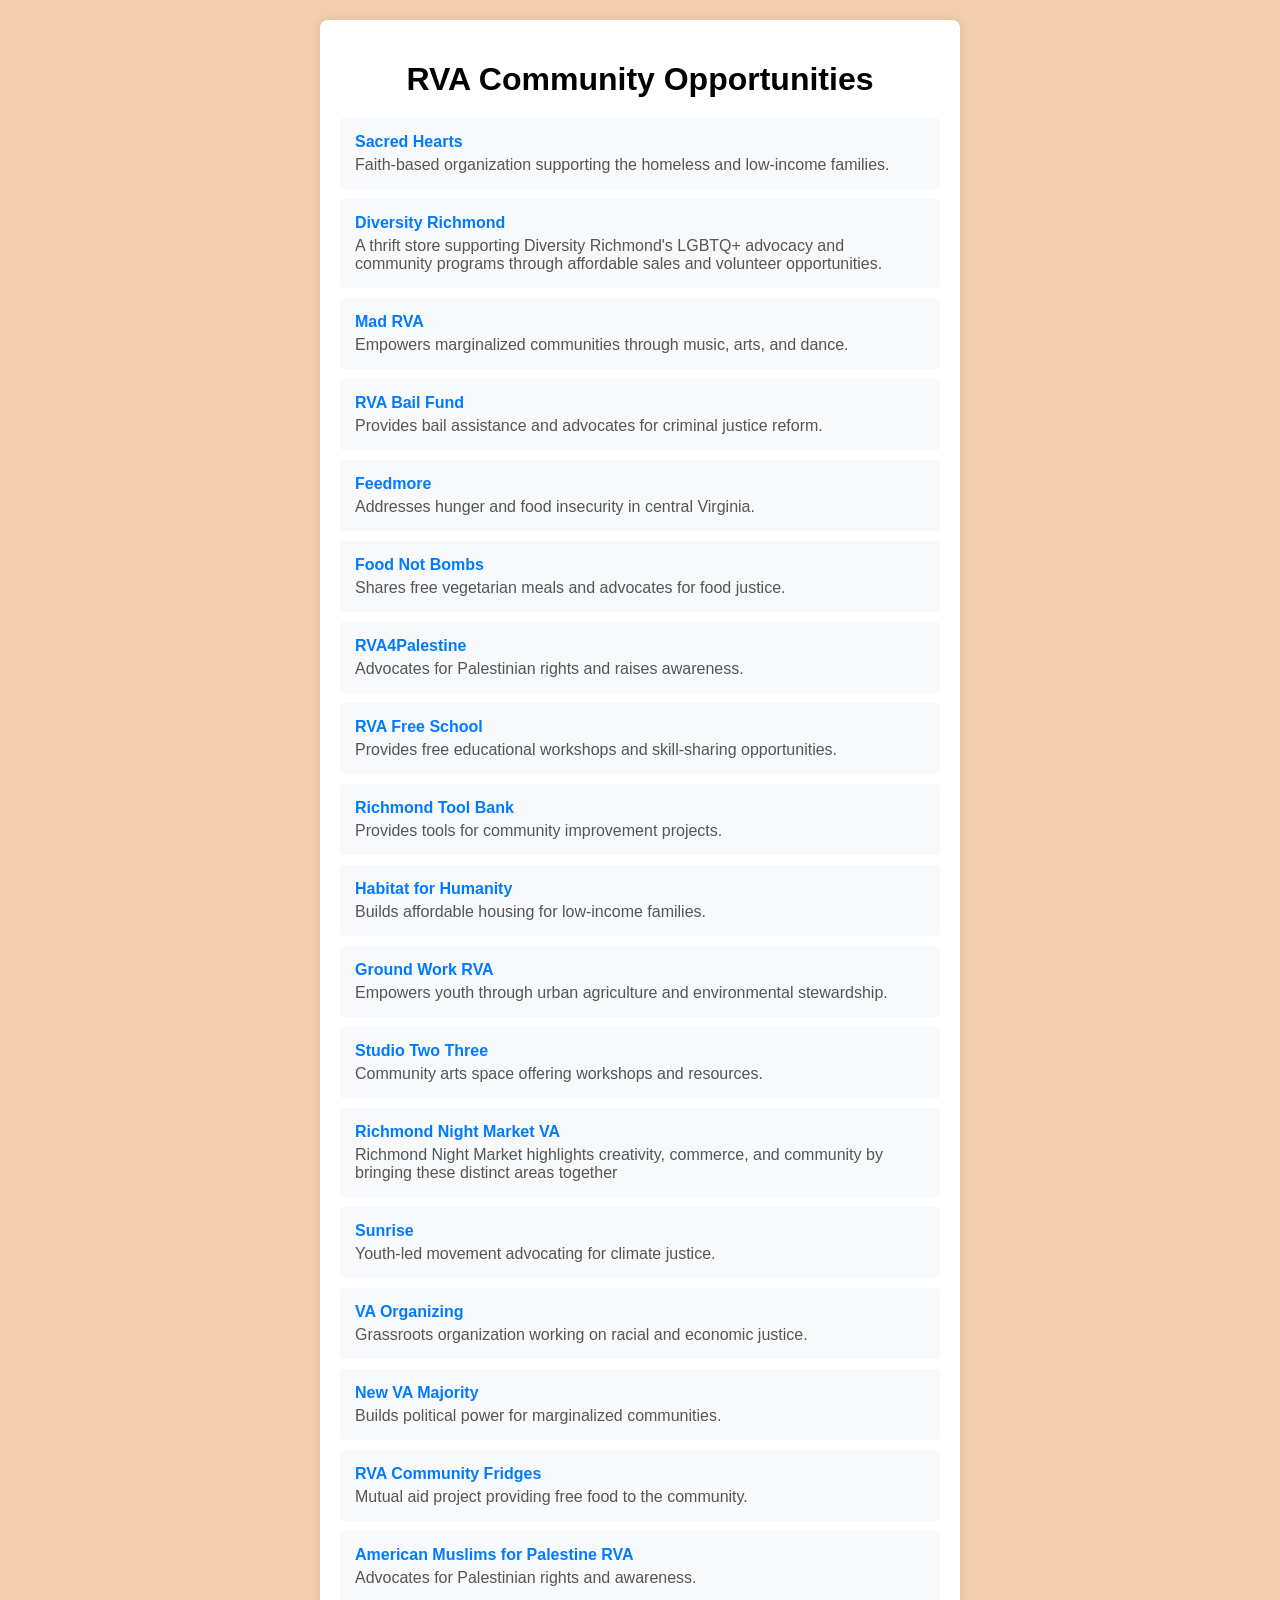
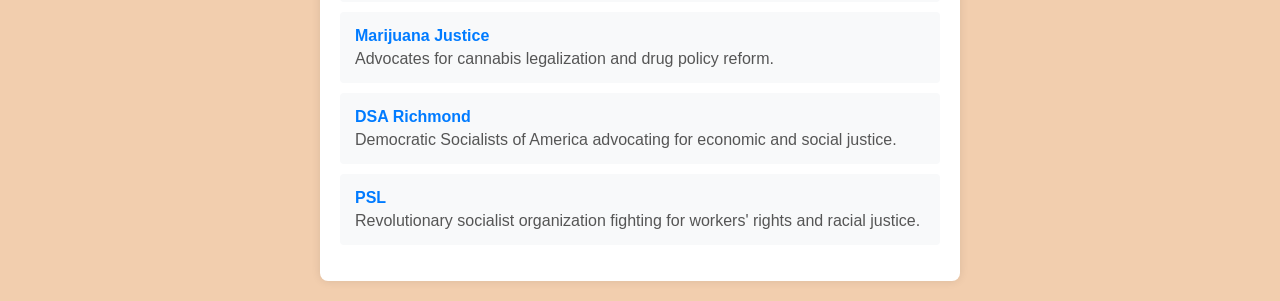
<file: index.html>
<!DOCTYPE html>
<html lang="en">
<head>
    <meta charset="UTF-8">
    <meta name="viewport" content="width=device-width, initial-scale=1.0">
    <title>Local Volunteering Opportunities</title>
    <link rel="stylesheet" href="styles.css">
</head>
<body>
    <div class="container">
        <h1>RVA Community Opportunities</h1>
       
        <ul id="linkList">
            <!-- Pre-populated list of organizations -->

            <li>
                <a href="https://shcrichmond.org/volunteer/" target="_blank">Sacred Hearts</a>
                <p>Faith-based organization supporting the homeless and low-income families.</p>
            </li>
		<li>
                <a href="https://www.diversityrichmond.org/diversity-thrift" target="_blank">Diversity Richmond</a>
                <p>A thrift store supporting Diversity Richmond's LGBTQ+ advocacy and community programs through affordable sales and volunteer opportunities.</p>
            </li>
            <li>
                <a href="https://www.madrva.org/" target="_blank">Mad RVA</a>
                <p>Empowers marginalized communities through music, arts, and dance.</p>
            </li>
            <li>
                <a href="https://rvabailfund.org/contact-us" target="_blank">RVA Bail Fund</a>
                <p>Provides bail assistance and advocates for criminal justice reform.</p>
            </li>
            <li>
                <a href="https://feedmore.org/give-help/" target="_blank">Feedmore</a>
                <p>Addresses hunger and food insecurity in central Virginia.</p>
            </li>
            <li>
                <a href="https://donatefoodnotbombs.wixsite.com/richmond" target="_blank">Food Not Bombs</a>
                <p>Shares free vegetarian meals and advocates for food justice.</p>
            </li>
            <li>
                <a href="https://www.instagram.com/rva4palestine/" target="_blank">RVA4Palestine</a>
                <p>Advocates for Palestinian rights and raises awareness.</p>
            </li>
            <li>
                <a href="https://www.instagram.com/rvafreeschool/" target="_blank">RVA Free School</a>
                <p>Provides free educational workshops and skill-sharing opportunities.</p>
            </li>
            <li>
                <a href="https://www.richmondtoolbank.org/volunteer" target="_blank">Richmond Tool Bank</a>
                <p>Provides tools for community improvement projects.</p>
            </li>
            <li>
                <a href="https://richmondhabitat.galaxydigital.com/" target="_blank">Habitat for Humanity</a>
                <p>Builds affordable housing for low-income families.</p>
            </li>
            <li>
                <a href="https://www.instagram.com/groundworkrva/" target="_blank">Ground Work RVA</a>
                <p>Empowers youth through urban agriculture and environmental stewardship.</p>
            </li>
            <li>
                <a href="https://www.studiotwothree.org/community-events" target="_blank">Studio Two Three</a>
                <p>Community arts space offering workshops and resources.</p>
            </li>
	   <li>
		<a href="https://www.instagram.com/richmondnightmarketva/">Richmond Night Market VA</a>
		<p>Richmond Night Market highlights creativity, commerce, and community by bringing these distinct areas together</p>

	   </li>
            <li>
                <a href="https://www.instagram.com/sunriserva/" target="_blank">Sunrise</a>
                <p>Youth-led movement advocating for climate justice.</p>
            </li>
            <li>
                <a href="https://www.instagram.com/vaorganizing/" target="_blank">VA Organizing</a>
                <p>Grassroots organization working on racial and economic justice.</p>
            </li>
            <li>
                <a href="https://www.instagram.com/newvamajority/" target="_blank">New VA Majority</a>
                <p>Builds political power for marginalized communities.</p>
            </li>
            <li>
                <a href="https://www.instagram.com/rvacommunityfridges/" target="_blank">RVA Community Fridges</a>
                <p>Mutual aid project providing free food to the community.</p>
            </li>
            <li>
                <a href="https://www.instagram.com/amp_rva/" target="_blank">American Muslims for Palestine RVA</a>
                <p>Advocates for Palestinian rights and awareness.</p>
            </li>
            <li>
                <a href="https://www.marijuanajustice.org" target="_blank">Marijuana Justice</a>
                <p>Advocates for cannabis legalization and drug policy reform.</p>
            </li>
            <li>
                <a href="https://www.dsarichmond.org/" target="_blank">DSA Richmond</a>
                <p>Democratic Socialists of America advocating for economic and social justice.</p>
            </li>
            <li>
                <a href="https://pslweb.org/" target="_blank">PSL</a>
                <p>Revolutionary socialist organization fighting for workers' rights and racial justice.</p>
            </li>
        </ul>
    </div>
    <script src="script.js"></script>
</body>
</html>
</file>
<file: styles.css>
body {
    font-family: Arial, sans-serif;
    background-color: #F2CEAE;
    margin: 0;
    padding: 0;
    display: flex;
    justify-content: center;
    align-items: center;
    min-height: 100vh;
    padding: 20px;
}

.container {
    background-color: #fff;
    padding: 20px;
    border-radius: 8px;
    box-shadow: 0 0 10px rgba(0, 0, 0, 0.1);
    width: 100%;
    max-width: 600px;
    text-align: center;
}

h1 {
    margin-bottom: 20px;
}

form {
    display: flex;
    flex-direction: column;
    margin-bottom: 20px;
}

input {
    margin-bottom: 10px;
    padding: 10px;
    border: 1px solid #ccc;
    border-radius: 4px;
}

button {
    padding: 10px;
    background-color: #28a745;
    color: #fff;
    border: none;
    border-radius: 4px;
    cursor: pointer;
}

button:hover {
    background-color: #218838;
}

ul {
    list-style-type: none;
    padding: 0;
}

li {
    background-color: #f8f9fa;
    margin-bottom: 10px;
    padding: 15px;
    border-radius: 4px;
    text-align: left;
}

li a {
    color: #007bff;
    text-decoration: none;
    font-weight: bold;
}

li a:hover {
    text-decoration: underline;
}

li p {
    margin: 5px 0 0;
    color: #555;
}
</file>
